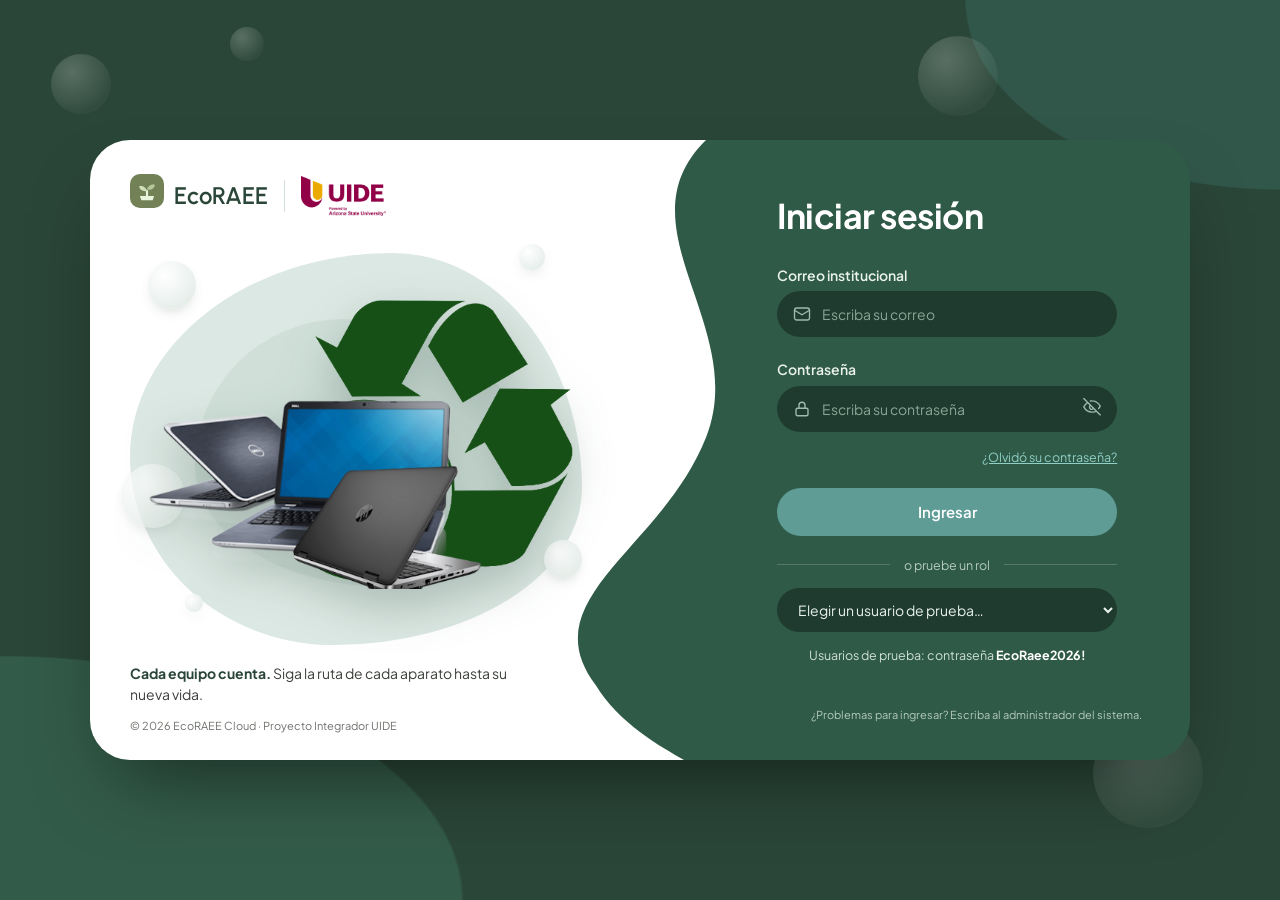
<file: frontend/index.html>
<!doctype html>
<html lang="es">
<head>
  <meta charset="utf-8">
  <meta name="viewport" content="width=device-width, initial-scale=1">
  <title>EcoRAEE Cloud</title>
  <link rel="icon" href="assets/img/favicon.svg" type="image/svg+xml">
  <link rel="preconnect" href="https://fonts.googleapis.com">
  <link rel="preconnect" href="https://fonts.gstatic.com" crossorigin>
  <link href="https://fonts.googleapis.com/css2?family=Urbanist:wght@400;500;600;700&family=Plus+Jakarta+Sans:wght@400;500;600;700&display=swap" rel="stylesheet">
  <link rel="stylesheet" href="css/styles.css?v=20261103b">
  <!-- Descarga en paralelo los módulos que siempre se usan (evita la cascada de importaciones). -->
  <link rel="modulepreload" href="js/app.js?v=20261103b">
  <link rel="modulepreload" href="js/api.js?v=20261103b">
  <link rel="modulepreload" href="js/ui.js?v=20261103b">
  <link rel="modulepreload" href="js/ilustraciones.js?v=20261103b">
  <link rel="modulepreload" href="js/views/panel.js?v=20261103b">
</head>
<body>
  <div class="app">
    <header class="barra" id="barra">
      <a class="marca" href="#/panel" id="marca"></a>
      <nav class="nav" id="nav" aria-label="Menú principal"></nav>
      <div class="derecha" id="derecha">
        <form class="buscador" id="buscador" role="search">
          <label class="sr-only" for="q">Buscar equipo</label>
          <input id="q" placeholder="Buscar equipo" autocomplete="off">
        </form>
      </div>
      <button class="btn-icono menu-movil" id="abrir-menu" aria-label="Abrir menú" aria-controls="nav" aria-expanded="false"></button>
    </header>
    <main class="contenido" id="vista" tabindex="-1"></main>
  </div>
  <script type="module" src="js/app.js?v=20261103b"></script>
</body>
</html>
</file>
<file: frontend/css/styles.css>
/* =====================================================================
   EcoRAEE Cloud - estilos
   Paleta: #E7F5DC #CFE1B9 #B6C99B #98A77C #88976C #728156 + verde oscuro #0B3B2C
   Fondo blanco, texto negro (o blanco sobre verde oscuro), botones verdes.
   ===================================================================== */
:root {
  --g50: #E7F5DC;
  --g100: #CFE1B9;
  --g200: #B6C99B;
  --g300: #98A77C;
  --g400: #88976C;
  --g500: #728156;
  --g600: #5C6A43;
  --g700: #46512F;
  --g900: #0B3B2C;          /* verde oscuro de la referencia (botones principales) */
  --g900-h: #082D21;
  --ink: #111411;
  --ink-2: #3C403B;
  --ink-3: #6E726C;
  --line: #E8EAE5;
  --bg: #FFFFFF;
  --surface: #FFFFFF;
  --surface-2: #F5F6F3;
  --cream: #F6F3EC;
  --danger: #A8432F;
  --danger-bg: #FBECE8;
  --warn: #9A6B12;
  --warn-bg: #FDF3DD;
  --info-bg: #EAF1F7;
  --info: #3D5A73;
  --radius: 26px;
  --radius-sm: 14px;
  --shadow: 0 24px 60px -24px rgba(17, 20, 17, .25);
  --shadow-sm: 0 8px 20px -12px rgba(17, 20, 17, .3);
  --font: "Plus Jakarta Sans", system-ui, -apple-system, "Segoe UI", sans-serif;
  --font-display: "Urbanist", "Plus Jakarta Sans", system-ui, sans-serif;
}

* { box-sizing: border-box; }
html, body { margin: 0; }
body { font-family: var(--font); color: var(--ink); background: #fff; min-height: 100vh; font-size: 14px; line-height: 1.45; }
a { color: var(--ink); }
h1, h2, h3, h4 { margin: 0; color: var(--ink); }
button, input, select, textarea { font: inherit; color: inherit; }
:focus-visible { outline: 3px solid var(--g300); outline-offset: 2px; }
.sr-only { position: absolute; width: 1px; height: 1px; overflow: hidden; clip: rect(0 0 0 0); white-space: nowrap; }
.muted { color: var(--ink-3); }
.small { font-size: 12px; }
.mono { font-family: ui-monospace, "Cascadia Code", Consolas, monospace; font-size: 12.5px; }
.nowrap { white-space: nowrap; }

/* ---------------------------------------------------------------- botones */
.btn {
  display: inline-flex; align-items: center; justify-content: center; gap: 8px;
  border: 0; border-radius: 999px; padding: 11px 20px; cursor: pointer;
  font-weight: 600; font-size: 13.5px; background: var(--g900); color: #fff;
  transition: background .15s, transform .05s, box-shadow .15s; text-decoration: none; white-space: nowrap;
}
.btn:hover { background: var(--g900-h); box-shadow: var(--shadow-sm); }
.btn:active { transform: translateY(1px); }
.btn:disabled { opacity: .55; cursor: not-allowed; box-shadow: none; }
.btn.secundario { background: #fff; color: var(--ink); border: 1px solid #D9DCD5; }
.btn.secundario:hover { background: var(--surface-2); }
.btn.suave { background: var(--g100); color: var(--ink); }
.btn.suave:hover { background: var(--g200); }
.btn.oscuro { background: var(--ink); }
.btn.oscuro:hover { background: #000; }
.btn.peligro { background: var(--danger-bg); color: var(--danger); }
.btn.peligro:hover { background: #F5D9D2; }
.btn.chico { padding: 7px 13px; font-size: 12.5px; }
.btn.texto { background: none; color: var(--ink); padding-left: 6px; padding-right: 6px; }
.btn.texto:hover { box-shadow: none; text-decoration: underline; }
.btn-icono {
  width: 42px; height: 42px; border-radius: 50%; border: 1px solid #D9DCD5; background: #fff;
  display: inline-grid; place-items: center; cursor: pointer; position: relative; color: var(--ink);
}
.btn-icono:hover { background: var(--surface-2); }
.btn-icono .punto { position: absolute; top: 4px; right: 4px; min-width: 17px; height: 17px; border-radius: 99px;
  background: var(--g900); color: #fff; font-size: 10px; font-weight: 700; display: grid; place-items: center; padding: 0 4px; }
svg.i { width: 18px; height: 18px; flex: none; stroke: currentColor; fill: none; stroke-width: 1.8; stroke-linecap: round; stroke-linejoin: round; }

/* ---------------------------------------------------------------- estructura: barra superior con menús desplegables */
.app { min-height: 100vh; overflow-x: clip; }
#vista:focus { outline: none; }
.barra {
  position: sticky; top: 0; z-index: 30; background: rgba(255, 255, 255, .94); backdrop-filter: blur(10px);
  display: flex; align-items: center; gap: 18px; padding: 18px max(28px, calc((100vw - 1320px) / 2)); border-bottom: 1px solid transparent;
}
.barra.sombra { border-bottom-color: var(--line); }
.marca { display: flex; align-items: center; gap: 10px; text-decoration: none; color: var(--ink); flex: none; }
.marca .logo { width: 36px; height: 36px; }
.marca b { font-family: var(--font-display); font-size: 21px; font-weight: 700; letter-spacing: -.2px; }
.nav { display: flex; align-items: center; gap: 6px; margin: 0 auto; }
.nav > a, .nav .grupo > button {
  display: inline-flex; align-items: center; gap: 6px; padding: 10px 18px; border-radius: 999px; border: 0; background: none;
  color: var(--ink); text-decoration: none; font-weight: 500; font-size: 14.5px; cursor: pointer;
}
.nav > a:hover, .nav .grupo > button:hover, .nav .grupo:focus-within > button { background: var(--surface-2); }
.nav > a.activo, .nav .grupo.activo > button { background: var(--g100); }
.nav .grupo { position: relative; }
.nav .grupo > button svg { width: 14px; height: 14px; transition: transform .15s; }
.nav .grupo:hover > button svg, .nav .grupo.abierto > button svg { transform: rotate(180deg); }
.nav .desplegable {
  position: absolute; top: 100%; left: 50%; transform: translate(-50%, 6px); min-width: 250px; padding: 10px;
  background: #fff; border-radius: 22px; box-shadow: var(--shadow); border: 1px solid var(--line);
  display: none; flex-direction: column; gap: 2px;
}
.nav .desplegable::before { content: ""; position: absolute; left: 0; right: 0; top: -12px; height: 12px; }
.nav .grupo:hover .desplegable, .nav .grupo.abierto .desplegable { display: flex; }
.nav .desplegable a { display: flex; align-items: center; gap: 12px; padding: 10px 12px; border-radius: 14px; color: var(--ink); text-decoration: none; font-weight: 500; }
.nav .desplegable a:hover { background: var(--surface-2); }
.nav .desplegable a.activo { background: var(--g50); font-weight: 700; }
.nav .desplegable a .ic { width: 32px; height: 32px; border-radius: 10px; display: grid; place-items: center; background: var(--g50); flex: none; }
.nav .cuenta { margin-left: auto; background: var(--g900); color: #fff; font-size: 11px; font-weight: 700; padding: 2px 8px; border-radius: 99px; }
.barra .derecha { display: flex; align-items: center; gap: 10px; flex: none; }
.buscador { position: relative; }
.buscador input { width: 200px; border: 1px solid #D9DCD5; background: #fff; border-radius: 999px; padding: 10px 14px 10px 38px; transition: width .2s; }
.buscador input:focus { outline: none; border-color: var(--ink); width: 280px; }
.buscador svg { position: absolute; left: 13px; top: 50%; transform: translateY(-50%); color: var(--ink-3); width: 16px; height: 16px; }
.perfil { display: flex; align-items: center; gap: 10px; padding: 4px 12px 4px 4px; border-radius: 999px; background: var(--surface-2); }
.avatar { width: 34px; height: 34px; border-radius: 50%; display: grid; place-items: center; font-weight: 700; font-size: 13px; background: var(--g100); color: var(--ink); }
.perfil .nombre { font-weight: 600; font-size: 13px; line-height: 1.1; }
.perfil .rol { font-size: 11px; color: var(--ink-3); }
.menu-movil { display: none; }

.contenido { max-width: 1320px; margin: 0 auto; padding: 18px 28px 64px; display: flex; flex-direction: column; gap: 34px; }
.cabecera { display: flex; align-items: flex-end; justify-content: space-between; gap: 16px; flex-wrap: wrap; }
.cabecera h1 { font-family: var(--font-display); font-size: 42px; font-weight: 600; letter-spacing: -1px; line-height: 1.05; }
.cabecera p { margin: 8px 0 0; color: var(--ink-2); max-width: 70ch; }
.acciones { display: flex; gap: 10px; flex-wrap: wrap; align-items: center; }
.migas { font-size: 12.5px; color: var(--ink-3); }
.migas a { color: var(--ink-3); text-decoration: none; }
.migas a:hover { color: var(--ink); }
.resaltar { background: var(--g100); border-radius: 999px; padding: 0 .28em; box-decoration-break: clone; -webkit-box-decoration-break: clone; }

/* ---------------------------------------------------------------- secciones (sin recuadros: fondo blanco) */
.tarjeta { background: none; border: 0; border-radius: 0; padding: 0; }
.tarjeta.suave { background: var(--g50); border-radius: var(--radius); padding: 24px; }
.tarjeta h3 { font-family: var(--font-display); font-size: 22px; font-weight: 600; letter-spacing: -.3px; }
.tarjeta .sub { color: var(--ink-3); font-size: 13px; margin-top: 2px; }
.tarjeta-cab { display: flex; align-items: flex-end; justify-content: space-between; gap: 12px; margin-bottom: 14px; }
.grid { display: grid; gap: 24px; }
.g-2 { grid-template-columns: repeat(2, minmax(0, 1fr)); gap: 40px; }
.g-3 { grid-template-columns: repeat(3, minmax(0, 1fr)); }
.g-4 { grid-template-columns: repeat(4, minmax(0, 1fr)); }
.g-panel { grid-template-columns: minmax(0, 2fr) minmax(0, 1fr); gap: 40px; }

/* mosaicos de números (referencia: "+685 trees planted") */
.kpi { border-radius: var(--radius); padding: 20px 22px; background: var(--surface-2); display: flex; flex-direction: column; gap: 6px; text-decoration: none; color: var(--ink); }
.kpi .et { font-size: 13px; color: var(--ink-2); font-weight: 600; display: flex; align-items: center; gap: 8px; }
.kpi .val { font-family: var(--font-display); font-size: 34px; font-weight: 600; letter-spacing: -.5px; color: var(--ink); }
.kpi .val small { font-family: var(--font); font-size: 13px; color: var(--ink-3); font-weight: 500; margin-left: 4px; }
.kpi .pie { font-size: 12.5px; color: var(--ink-2); }
.kpi.t1 { background: var(--g100); }
.kpi.t2 { background: var(--surface-2); }
.kpi.t3 { background: var(--g50); }
.kpi.t4 { background: var(--g900); color: #fff; }
.kpi.t4 .et, .kpi.t4 .val, .kpi.t4 .pie, .kpi.t4 .val small { color: #fff; }

/* ---------------------------------------------------------------- inicio (referencias: titular con palabra resaltada, imagen recortada y números) */
.inicio-titular { display: grid; grid-template-columns: 1fr minmax(0, 3fr) 1fr; align-items: center; gap: 20px; padding-top: 12px; }
.inicio-titular h1 { font-family: var(--font-display); font-weight: 500; font-size: clamp(36px, 5vw, 70px); line-height: 1.04; letter-spacing: -2px; text-align: center; }
.inicio-titular .resaltar { padding: 0 .22em; }
.inicio-titular .lado { display: flex; flex-direction: column; gap: 14px; }
.inicio-titular .lado.der { align-items: flex-end; }
.inicio-titular .lado p { margin: 0; font-size: 14px; color: var(--ink); max-width: 26ch; }
.burbuja-ic { width: 54px; height: 54px; border-radius: 50%; display: grid; place-items: center; background: var(--g100); color: var(--ink); }
.burbuja-ic.oscura { background: var(--g900); color: #fff; }
.burbuja-ic.borde { background: #fff; border: 1.5px solid var(--ink); }
.burbuja-ic svg { width: 22px; height: 22px; }

.escaparate { position: relative; display: grid; grid-template-columns: 200px 1fr; align-items: end; gap: 28px; }
.escaparate .equipo-lado {
  align-self: center; background: var(--g100); border-radius: 0 100px 100px 0; margin-left: -28px; padding: 30px 26px 30px 34px;
  display: flex; flex-direction: column; align-items: center; gap: 10px; text-align: center;
}
.escaparate .equipo-lado .avatar { width: 56px; height: 56px; font-size: 18px; background: #fff; }
.escaparate .equipo-lado b { font-weight: 600; }
.escaparate .equipo-lado span { font-size: 12.5px; color: var(--ink-2); }
.foto-recorte { position: relative; height: 380px; }
.foto-recorte img { width: 100%; height: 100%; display: block; object-fit: cover; object-position: center 72%;
  border-radius: 48px 220px 48px 220px / 48px 170px 48px 170px; }
.foto-recorte .etiquetas { position: absolute; inset: 26px 60px auto 60px; display: flex; justify-content: space-between; pointer-events: none; z-index: 1; }
.foto-recorte .etiquetas div { display: flex; gap: 8px; }
.foto-recorte .etiquetas span { border: 1.5px solid #fff; color: #fff; border-radius: 99px; padding: 5px 14px; font-size: 13px; background: rgba(17, 20, 17, .28); backdrop-filter: blur(4px); }
.inicio-acciones { display: flex; justify-content: flex-end; align-items: center; gap: 18px; }

.cinta { background: var(--g100); margin: 0 calc(50% - 50vw); padding: 10px 0; overflow: hidden; white-space: nowrap; }
.cinta div { display: inline-flex; gap: 22px; animation: cinta 40s linear infinite; padding-left: 22px; }
.cinta span { display: inline-flex; align-items: center; gap: 22px; font-size: 14px; }
.cinta span::after { content: "✺"; color: var(--g900); }
@keyframes cinta { to { transform: translateX(-50%); } }
@media (prefers-reduced-motion: reduce) { .cinta div { animation: none; } }

.numeros { display: grid; grid-template-columns: 1fr 1fr minmax(240px, 1.2fr) 1fr 1fr; gap: 14px; align-items: stretch; }
.numeros .col { display: flex; flex-direction: column; gap: 14px; }
.numeros .kpi { flex: 1; justify-content: center; text-align: center; align-items: center; }
.numeros .kpi .val { font-size: 40px; }
.numeros .kpi .pie { max-width: 22ch; }
.numeros .foto-centro { border-radius: 70px 70px 40px 40px; overflow: hidden; position: relative; min-height: 340px; background: #E4E1DB; }
.numeros .foto-centro img { position: absolute; inset: 0; width: 100%; height: 100%; object-fit: cover; object-position: 62% center; }
.numeros .foto-centro .globo { position: absolute; left: 50%; bottom: 18px; transform: translateX(-50%); background: #fff; border-radius: 16px; padding: 10px 16px; font-weight: 600; text-align: center; width: max-content; max-width: 86%; }
.numeros .kpi.borde-anillos { background: var(--g50) repeating-radial-gradient(circle at 50% 50%, transparent 0 18px, rgba(255,255,255,.65) 19px 21px); }

.declaracion { display: grid; grid-template-columns: 1fr 1.4fr; gap: 40px; align-items: start; }
.declaracion > p { color: var(--ink-3); font-size: 15px; max-width: 38ch; margin: 6px 0 0; }
.declaracion h2 { font-family: var(--font-display); font-weight: 500; font-size: clamp(28px, 3.4vw, 44px); line-height: 1.12; letter-spacing: -1px; }
.declaracion .acciones { margin-top: 26px; }
.pildora { display: inline-block; border: 1.5px solid var(--ink); border-radius: 999px; padding: 6px 16px; font-size: 14px; margin-bottom: 14px; }

/* barras horizontales (una sola serie: un solo tono) */
.barras { display: flex; flex-direction: column; gap: 10px; }
.barra-fila { display: grid; grid-template-columns: 170px 1fr 70px; align-items: center; gap: 12px; font-size: 13px; }
.barra-fila .pista { height: 12px; background: var(--surface-2); border-radius: 99px; overflow: hidden; }
.barra-fila .relleno { height: 100%; background: var(--g400); border-radius: 0 4px 4px 0; }
.barra-fila .num { text-align: right; font-weight: 700; color: var(--ink); }
.barra-fila .num small { color: var(--ink-3); font-weight: 500; }

/* ---------------------------------------------------------------- tablas (sin caja: solo líneas) */
.tabla-caja { overflow-x: auto; background: #fff; }
table.tabla { width: 100%; border-collapse: collapse; font-size: 13.5px; }
.tabla th { text-align: left; font-size: 12px; text-transform: uppercase; letter-spacing: .05em; color: var(--ink-3); font-weight: 600;
  padding: 12px 14px; background: none; border-bottom: 1.5px solid var(--ink); white-space: nowrap; }
.tabla td { padding: 14px; border-bottom: 1px solid var(--line); vertical-align: middle; }
.tabla tbody tr:hover td { background: #FAFBF8; }
.tabla tr.clic { cursor: pointer; }
.tabla td.acc { text-align: right; white-space: nowrap; }
.tabla td.acc .btn { margin-left: 6px; }
.vacio { padding: 40px 20px; text-align: center; color: var(--ink-3); }
.vacio svg { width: 120px; height: auto; display: block; margin: 0 auto 12px; }

.filtros { display: flex; gap: 10px; flex-wrap: wrap; align-items: center; }
.filtros select, .filtros input { border: 1px solid #D9DCD5; border-radius: 999px; padding: 10px 16px; background: #fff; min-width: 150px; }
.chips { display: flex; gap: 8px; flex-wrap: wrap; }
.chip { border: 1px solid #D9DCD5; background: #fff; border-radius: 99px; padding: 8px 16px; cursor: pointer; font-size: 13px; font-weight: 500; color: var(--ink); text-decoration: none; }
.chip:hover { background: var(--surface-2); }
.chip.activo { background: var(--g900); color: #fff; border-color: var(--g900); }

/* insignias de estado: texto negro, el color va en el punto y el fondo (nunca solo color) */
.est { display: inline-flex; align-items: center; gap: 6px; padding: 4px 11px; border-radius: 99px; font-size: 12px; font-weight: 600; white-space: nowrap; background: var(--surface-2); color: var(--ink); }
.est::before { content: ""; width: 7px; height: 7px; border-radius: 50%; background: var(--ink-3); }
.est.verde { background: var(--g50); } .est.verde::before { background: var(--g500); }
.est.oliva { background: var(--g100); } .est.oliva::before { background: var(--g700); }
.est.crema { background: var(--warn-bg); } .est.crema::before { background: var(--warn); }
.est.gris { background: #EFF0EC; }
.est.azul { background: var(--info-bg); } .est.azul::before { background: var(--info); }
.est.rojo { background: var(--danger-bg); } .est.rojo::before { background: var(--danger); }
.est.oscuro { background: var(--g900); color: #fff; } .est.oscuro::before { background: var(--g100); }

/* ---------------------------------------------------------------- detalle del dispositivo */
.ficha { display: grid; grid-template-columns: 300px 1fr; gap: 40px; }
.ficha .foto { border-radius: 26px; background: var(--g50); display: grid; place-items: center; aspect-ratio: 1 / .8; margin-bottom: 18px; }
.ficha .foto svg { width: 70%; }
.datos { display: grid; grid-template-columns: repeat(2, minmax(0, 1fr)); gap: 12px 18px; margin: 0; }
.datos div { min-width: 0; }
.datos dt { font-size: 11.5px; color: var(--ink-3); text-transform: uppercase; letter-spacing: .05em; font-weight: 600; }
.datos dd { margin: 2px 0 0; font-weight: 600; overflow-wrap: anywhere; }
.linea-vida { list-style: none; padding: 0; margin: 0; position: relative; }
.linea-vida li { position: relative; padding: 0 0 18px 34px; }
.linea-vida li::before { content: ""; position: absolute; left: 11px; top: 22px; bottom: 0; width: 2px; background: var(--g100); }
.linea-vida li:last-child::before { display: none; }
.linea-vida .bola { position: absolute; left: 0; top: 0; width: 24px; height: 24px; border-radius: 50%; background: var(--g100); color: var(--ink); display: grid; place-items: center; font-size: 11px; font-weight: 700; }
.linea-vida li:last-child .bola { background: var(--g900); color: #fff; }
.linea-vida .que { font-weight: 700; }
.linea-vida .cuando { font-size: 12px; color: var(--ink-3); }
.pasos { display: flex; gap: 6px; flex-wrap: wrap; }
.paso { padding: 7px 14px; border-radius: 99px; font-size: 12.5px; font-weight: 600; background: #fff; color: var(--ink-3); border: 1px dashed #D9DCD5; }
.paso.hecho { background: var(--g100); color: var(--ink); border-style: solid; border-color: var(--g100); }
.paso.actual { background: var(--g900); color: #fff; border-color: var(--g900); }

/* ---------------------------------------------------------------- formularios y modal */
.modal-fondo { position: fixed; inset: 0; background: rgba(36, 42, 26, .42); display: grid; place-items: center; z-index: 50; padding: 20px; animation: aparecer .15s ease-out; }
.modal { background: #fff; border-radius: 26px; width: min(620px, 100%); max-height: calc(100vh - 40px); overflow: auto; box-shadow: var(--shadow); }
.modal.ancho { width: min(860px, 100%); }
.modal header { padding: 22px 26px 6px; display: flex; align-items: flex-start; justify-content: space-between; gap: 12px; }
.modal header h3 { font-family: var(--font-display); font-size: 24px; font-weight: 600; }
.modal header p { margin: 4px 0 0; color: var(--ink-3); font-size: 13px; }
.modal .cuerpo { padding: 14px 26px 6px; }
.modal footer { padding: 16px 26px 22px; display: flex; justify-content: flex-end; gap: 10px; }
@keyframes aparecer { from { opacity: 0; } to { opacity: 1; } }

.form { display: grid; grid-template-columns: repeat(2, minmax(0, 1fr)); gap: 14px 16px; }
.campo { display: flex; flex-direction: column; gap: 6px; min-width: 0; }
.campo.completo { grid-column: 1 / -1; }
.campo label { font-size: 12.5px; font-weight: 600; color: var(--ink-2); }
.campo label .req { color: var(--danger); margin-left: 2px; }
.campo input, .campo select, .campo textarea {
  border: 1px solid var(--line); border-radius: 14px; padding: 11px 14px; background: var(--surface-2); width: 100%;
}
.campo textarea { min-height: 90px; resize: vertical; }
.campo input:focus, .campo select:focus, .campo textarea:focus { outline: none; border-color: var(--g400); background: #fff; box-shadow: 0 0 0 4px var(--g50); }
.campo.error input, .campo.error select, .campo.error textarea { border-color: var(--danger); background: #FFF9F7; }
.campo .ayuda { font-size: 11.5px; color: var(--ink-3); }
.campo .msg { font-size: 12px; color: var(--danger); min-height: 0; }
.campo.check { flex-direction: row; align-items: center; gap: 10px; }
.campo.check input { width: 18px; height: 18px; accent-color: var(--g900); }
.aviso { border-radius: 14px; padding: 12px 14px; font-size: 13px; display: flex; gap: 10px; align-items: flex-start; }
.aviso.error { background: var(--danger-bg); color: var(--danger); }
.aviso.info { background: var(--g50); color: var(--ink); }
.aviso.alerta { background: var(--warn-bg); color: var(--warn); }
.filas-disp { display: flex; flex-direction: column; gap: 10px; grid-column: 1 / -1; }
.fila-disp { display: grid; grid-template-columns: 1.1fr 1fr 1fr 1fr 90px 40px; gap: 8px; align-items: start; padding: 10px; border-radius: 14px; background: var(--surface-2); }
.fila-disp .campo input, .fila-disp .campo select { padding: 9px 10px; background: #fff; }

/* ---------------------------------------------------------------- notificaciones */
.toasts { position: fixed; right: 22px; bottom: 22px; display: flex; flex-direction: column; gap: 10px; z-index: 60; }
.toast { background: var(--ink); color: #fff; padding: 12px 16px; border-radius: 14px; box-shadow: var(--shadow); max-width: 380px; font-size: 13px; display: flex; gap: 10px; align-items: flex-start; animation: subir .2s ease-out; }
.toast.error { background: var(--danger); }
.toast.ok { background: var(--g900); }
@keyframes subir { from { transform: translateY(10px); opacity: 0; } to { transform: none; opacity: 1; } }
.cargando { padding: 50px; text-align: center; color: var(--ink-3); }
.spinner { width: 26px; height: 26px; border-radius: 50%; border: 3px solid var(--g100); border-top-color: var(--g900); animation: girar .8s linear infinite; margin: 0 auto 10px; }
@keyframes girar { to { transform: rotate(360deg); } }

/* ---------------------------------------------------------------- red de flujo */
.red-svg { width: 100%; height: auto; display: block; }
.red-svg .nodo rect { fill: #fff; stroke: var(--g300); stroke-width: 1.5; }
.red-svg .nodo.FUENTE rect, .red-svg .nodo.SUMIDERO rect { fill: var(--ink); stroke: var(--ink); }
.red-svg .nodo.FUENTE text, .red-svg .nodo.SUMIDERO text { fill: #fff; }
.red-svg .nodo.CENTRO rect { fill: var(--g50); }
.red-svg .nodo.DESTINO rect { fill: var(--cream); stroke: #DCCFAF; }
.red-svg .nodo text { font-size: 12px; font-weight: 700; fill: var(--ink); }
.red-svg .nodo text.sub { font-size: 10px; font-weight: 500; fill: var(--ink-3); }
.red-svg .arista path { fill: none; stroke: var(--g200); }
.red-svg .arista.flujo path { stroke: var(--g500); }
.red-svg .arista.corte path { stroke: var(--danger); stroke-dasharray: 7 5; }
.red-svg .arista text { font-size: 11px; font-weight: 700; fill: var(--ink-2); paint-order: stroke; stroke: #fff; stroke-width: 4px; }
.red-svg .arista:hover path { stroke-width: 6 !important; }
.leyenda { display: flex; gap: 18px; flex-wrap: wrap; font-size: 12.5px; color: var(--ink-2); }
.leyenda span { display: inline-flex; align-items: center; gap: 8px; }
.leyenda i { width: 28px; height: 0; border-top: 3px solid var(--g500); display: inline-block; }
.leyenda i.corte { border-top: 3px dashed var(--danger); }
.leyenda i.vacia { border-top-color: var(--g200); }
.grande { font-family: var(--font-display); font-size: 46px; font-weight: 600; letter-spacing: -1px; line-height: 1; color: var(--ink); }

/* ---------------------------------------------------------------- inicio de sesión */
.login {
  --lg-fondo: #2A4638; --lg-panel: #2F5A47; --lg-campo: #1F3B2F; --lg-boton: #5E9C95; --lg-boton-2: #4C8780; --lg-enlace: #8FCFC6;
  --lg-mancha: #DCE8E3; --lg-mancha-2: #C6DAD2;
  min-height: 100vh; display: grid; place-items: center; padding: 40px 24px; position: relative; overflow: hidden;
  background: radial-gradient(120% 90% at 0% 100%, #335B49 0 30%, transparent 30.2%), radial-gradient(70% 60% at 100% 0%, #31574A 0 35%, transparent 35.2%), var(--lg-fondo);
}
.login .burbuja { position: absolute; border-radius: 50%; background: radial-gradient(circle at 35% 30%, rgba(255,255,255,.22), rgba(255,255,255,.04) 70%); pointer-events: none; }
.login .b1 { width: 60px; height: 60px; left: 4%; top: 6%; } .login .b2 { width: 110px; height: 110px; right: 6%; bottom: 8%; }
.login .b3 { width: 34px; height: 34px; left: 18%; top: 3%; } .login .b4 { width: 80px; height: 80px; right: 22%; top: 4%; }
.tarjeta-login {
  position: relative; width: min(1100px, 100%); min-height: 620px; border-radius: 40px; overflow: hidden;
  background: var(--lg-panel); display: grid; grid-template-columns: 1.25fr 1fr; box-shadow: 0 40px 80px -30px rgba(0,0,0,.55);
}
.tarjeta-login .curva { position: absolute; inset: 0; width: 100%; height: 100%; pointer-events: none; }
.tarjeta-login .curva path { fill: #fff; }
.login .escena, .login .lado-form { position: relative; z-index: 1; }
.login .escena { display: flex; flex-direction: column; padding: 34px 40px 26px; }
.login .marcas { display: flex; align-items: center; gap: 16px; }
.login .marca-login { font-family: var(--font-display); font-size: 24px; font-weight: 600; color: var(--lg-fondo); display: flex; align-items: center; gap: 10px; }
.login .divisor { width: 1px; height: 32px; background: #D5DED9; }
.login .uide { height: 40px; width: auto; }
.login .mancha { position: relative; flex: 1; display: grid; place-items: center; margin: 18px 70px 6px 0; min-height: 360px; }
.login .mancha::before, .login .mancha::after { content: ""; position: absolute; background: var(--lg-mancha); border-radius: 58% 42% 55% 45% / 52% 60% 40% 48%; }
.login .mancha::before { inset: 4% 2% 2% 0; }
.login .mancha::after { inset: 20% 16% 16% 14%; background: var(--lg-mancha-2); border-radius: 46% 54% 40% 60% / 55% 45% 55% 45%; opacity: .55; }
.login .mancha img { position: relative; z-index: 1; width: min(92%, 470px); height: auto; filter: drop-shadow(0 18px 22px rgba(31, 59, 47, .25)); }
.login .punto { position: absolute; z-index: 1; border-radius: 50%; background: radial-gradient(circle at 35% 30%, #fff, #E6EEEA 75%); box-shadow: 0 6px 14px -6px rgba(42,70,56,.25); }
.login .p1 { width: 48px; height: 48px; left: 4%; top: 6%; } .login .p2 { width: 26px; height: 26px; right: 10%; top: 2%; }
.login .p3 { width: 38px; height: 38px; right: 2%; bottom: 18%; } .login .p4 { width: 18px; height: 18px; left: 12%; bottom: 10%; }
.login .p5 { width: 64px; height: 64px; left: -2%; bottom: 30%; opacity: .7; }
.login .lema { margin: 4px 0 0; color: var(--ink-2); font-size: 14px; max-width: 40ch; }
.login .lema b { color: var(--lg-fondo); }
.login .pie-escena { font-size: 11px; color: var(--ink-3); margin-top: 14px; }
.login .lado-form { display: flex; flex-direction: column; justify-content: center; padding: 40px 48px 26px 30px; color: #fff; }
.login .caja { width: min(340px, 100%); margin-left: auto; margin-right: 6%; }
.login .caja h2 { font-size: 34px; font-weight: 700; color: #fff; margin: 0 0 24px; letter-spacing: -.5px; }
.login .campo label { color: #EAF2EE; font-weight: 600; font-size: 14px; }
.login .campo .msg { color: #FFB8A8; }
.login .control { position: relative; }
.login .control svg.i { position: absolute; left: 16px; top: 50%; transform: translateY(-50%); color: #9FBAAE; }
.login .control input { width: 100%; background: var(--lg-campo); color: #fff; border: 1px solid transparent; border-radius: 99px; padding: 12px 44px 12px 44px; }
.login .control input::placeholder { color: #8AA699; }
.login .control input:focus { outline: none; border-color: var(--lg-boton); box-shadow: 0 0 0 4px rgba(94,156,149,.25); }
.login .campo.error .control input { border-color: #FF9C86; background: var(--lg-campo); }
.login .ojo { position: absolute; right: 10px; top: 50%; transform: translateY(-50%); border: 0; background: none; cursor: pointer; padding: 6px; color: #9FBAAE; }
.login .ojo svg.i { position: static; transform: none; }
.login .olvido { text-align: right; font-size: 12.5px; margin-top: 10px; }
.login .olvido button { background: none; border: 0; cursor: pointer; color: var(--lg-enlace); text-decoration: underline; padding: 0; font: inherit; }
.login .btn.entrar { width: 100%; border-radius: 99px; padding: 13px; margin-top: 22px; font-size: 15px; background: var(--lg-boton); color: #fff; justify-content: center; }
.login .btn.entrar:hover { background: var(--lg-boton-2); }
.login .separador { display: flex; align-items: center; gap: 14px; color: #B5CBC1; font-size: 12.5px; margin: 20px 0 14px; }
.login .separador::before, .login .separador::after { content: ""; height: 1px; background: rgba(255,255,255,.18); flex: 1; }
.login .demo { width: 100%; background: var(--lg-campo); color: #EAF2EE; border: 1px solid transparent; border-radius: 99px; padding: 11px 16px; }
.login .pie-login { text-align: center; font-size: 12.5px; margin-top: 14px; color: #CFE0D8; }
.login .pie-login b { color: #fff; }
.login .pie-form { text-align: right; font-size: 11px; color: #B5CBC1; margin-top: 30px; }

/* ---------------------------------------------------------------- adaptable */
@media (max-width: 1180px) {
  .g-4 { grid-template-columns: repeat(2, minmax(0, 1fr)); }
  .g-panel { grid-template-columns: 1fr; }
  .buscador input, .buscador input:focus { width: 170px; }
  .perfil .nombre, .perfil .rol { display: none; }
  .perfil { padding: 4px; }
  .numeros { grid-template-columns: 1fr 1fr; }
  .numeros .foto-centro { grid-column: 1 / -1; order: -1; }
}
@media (max-width: 960px) {
  .barra { flex-wrap: wrap; padding: 14px 16px; }
  .menu-movil { display: inline-grid; order: 3; }
  .nav { display: none; order: 4; width: 100%; flex-direction: column; align-items: stretch; margin: 0; }
  .nav.abierto { display: flex; }
  .nav .desplegable { position: static; transform: none; box-shadow: none; display: flex; border: 0; padding: 0 0 0 12px; min-width: 0; }
  .nav .grupo > button svg { display: none; }
  .barra .derecha { margin-left: auto; }
  .buscador { display: none; }
  .contenido { padding-left: 16px; padding-right: 16px; }
  .ficha { grid-template-columns: 1fr; }
  .g-2, .g-3 { grid-template-columns: 1fr; }
  .inicio-titular { grid-template-columns: 1fr; }
  .inicio-titular .lado { display: none; }
  .escaparate { grid-template-columns: 1fr; }
  .escaparate .equipo-lado { display: none; }
  .foto-recorte { height: 240px; }
  .foto-recorte img { border-radius: 28px 90px 28px 90px / 28px 70px 28px 70px; }
  .foto-recorte .etiquetas { display: none; }
  .declaracion { grid-template-columns: 1fr; gap: 14px; }
  .login { padding: 16px; }
  .tarjeta-login { grid-template-columns: 1fr; border-radius: 28px; }
  .tarjeta-login .curva { display: none; }
  .login .escena { background: #fff; border-radius: 0 0 40% 0 / 0 0 40px 0; padding: 24px 20px; }
  .login .mancha { min-height: 220px; margin: 12px 0 0; }
  .login .lado-form { padding: 30px 20px 22px; }
  .login .caja { margin: 0 auto; }
  .login .pie-form { text-align: center; }
}
@media (max-width: 620px) {
  .g-4, .form, .datos { grid-template-columns: 1fr; }
  .fila-disp { grid-template-columns: 1fr 1fr; }
  .barra-fila { grid-template-columns: 100px 1fr 56px; }
  .cabecera h1 { font-size: 30px; }
  .numeros { grid-template-columns: 1fr; }
}
[hidden] { display: none !important; }
.cabecera h1 .est { font-family: var(--font); font-size: 12px; letter-spacing: 0; vertical-align: middle; }
</file>
